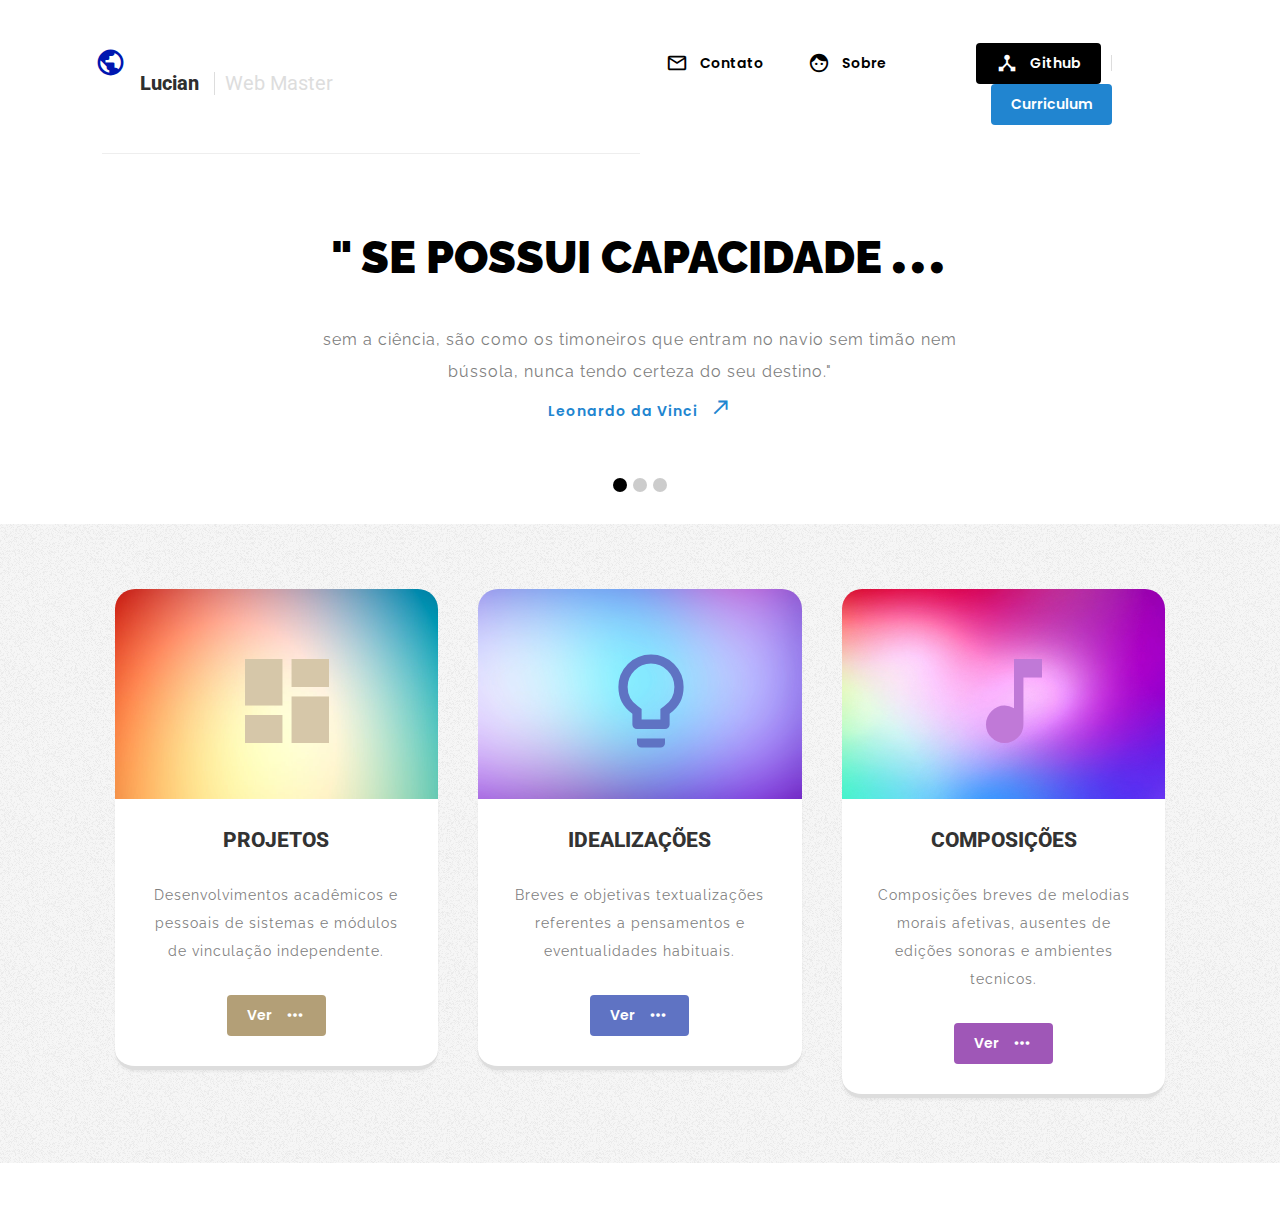
<file: index.html>
<html>
    <head>
        <title>
            Lucian. Web Master
        </title>

        <meta charset="UTF-8">
        <meta name="viewport" content="width=device-width, initial-scale=1.0">

        <link rel="stylesheet" href="css/basic.css">
        <link rel="stylesheet" href="css/grid.css">
        <link rel="stylesheet" href="css/text.css">
        <link rel="stylesheet" href="css/menu.css">
        <link rel="stylesheet" href="css/buttons.css">
        <link rel="stylesheet" href="css/carousel.css">
        <link rel="stylesheet" href="css/thumb.css">
    </head>

    <body>

        <div class="content menu">
            <div class="grid">
                <div class="col responsive percent-5 title y-align">
                    <i class="material-icons color-blue-1">&#xE80B;</i>
                    Lucian

                    <div class="y-divider"></div>

                    <span class="sub">
                        Web Master
                    </span>
                </div>

                <div class="col responsive division-4 x-align">
                    <button class="button inline icon transparent">
                        <i class="material-icons">&#xE0E1;</i>
                        Contato
                    </button>

                    <button class="button inline icon transparent">
                        <i class="material-icons">&#xE87C;</i>
                        Sobre
                    </button>
                </div>

                <div class="col responsive division-4 x-align">

                    <button class="button inline icon black">
                        <i class="material-icons">&#xE335;</i>
                        Github
                    </button>

                    <div class="y-divider"></div>

                    <button class="button blue inline" style="margin-left: 5px;">
                        Curriculum
                        <!--<i class="material-icons">&#xE89E;</i>-->
                    </button>
                </div>
            </div>

            <br/>
            <div class="x-divider"></div>
        </div>

        <div class="content carousel">
            <br/><br/><br/><br/>

            <div class="phrase">
                " Se possui capacidade
                <span class="points">
                    ...
                </span>

                <div class="sub">
                    sem a ciência, são como os timoneiros que entram no
                    navio sem timão nem bússola, nunca tendo certeza do
                    seu destino."

                    <br/>

                    <a href='#' class="button icon right center inline transparent color-blue">
                        Leonardo da Vinci
                        <i class="material-icons">&#xE0B2;</i>
                    </a>
                </div>

                <!--                        <button class="button icon right green center inline">
                                            Entenda Melhor
                                            <i class="material-icons">&#xE5C8;</i>
                                        </button>-->

                <div class="steps">
                    <div class="black"></div>
                    <div></div>
                    <div></div>
                </div>
            </div>
        </div>

        <br/>

        <div class="content thumbs">
            <br/><br/>

            <div class="grid">
                <div class="col responsive division-3 thumb">

                    <img src="images/1.jpg"/>
                    <i class="material-icons thumb" style="color: #d6c7a9;">&#xE871;</i>

                    <div class="content">

                        <div class="title">
                            Projetos
                        </div>

                        <div class="text">
                            Desenvolvimentos acadêmicos e pessoais de sistemas e 
                            módulos de vinculação independente.
                        </div>

                        <button class="button purple center icon right" style="background: #b39f77;">
                            Ver
                            <i class="material-icons">&#xE5D3;</i>
                        </button>
                    </div>
                </div>

                <div class="col responsive division-3 thumb">

                    <img src="images/2.jpg"/>
                    <i class="material-icons thumb" style="color: #5f73c3;">&#xE90F;</i>

                    <div class="content">

                        <div class="title">
                            Idealizações
                        </div>

                        <div class="text">
                            Breves e objetivas textualizações referentes a
                            pensamentos e eventualidades habituais.
                        </div>

                        <button class="button purple center icon right" style="background: #5f73c3;">
                            Ver
                            <i class="material-icons">&#xE5D3;</i>
                        </button>
                    </div>
                </div>
                
                
                <div class="col responsive division-3 thumb">

                    <img src="images/3.jpg"/>
                    
                    <i class="material-icons thumb" style="color: #c079d7;">&#xE405;</i>

                    <div class="content">

                        <div class="title">
                            Composições
                        </div>

                        <div class="text">
                            Composições breves de melodias morais afetivas,
                            ausentes de edições sonoras e ambientes tecnicos.
                        </div>

                        <button class="button purple center icon right" style="background: #9f57b7;">
                            Ver
                            <i class="material-icons">&#xE5D3;</i>
                        </button>
                    </div>
                </div>
            </div>

            <br/><br/>
        </div>

        <br/><br/><br/><br/>
    </body>
</html>
</file>
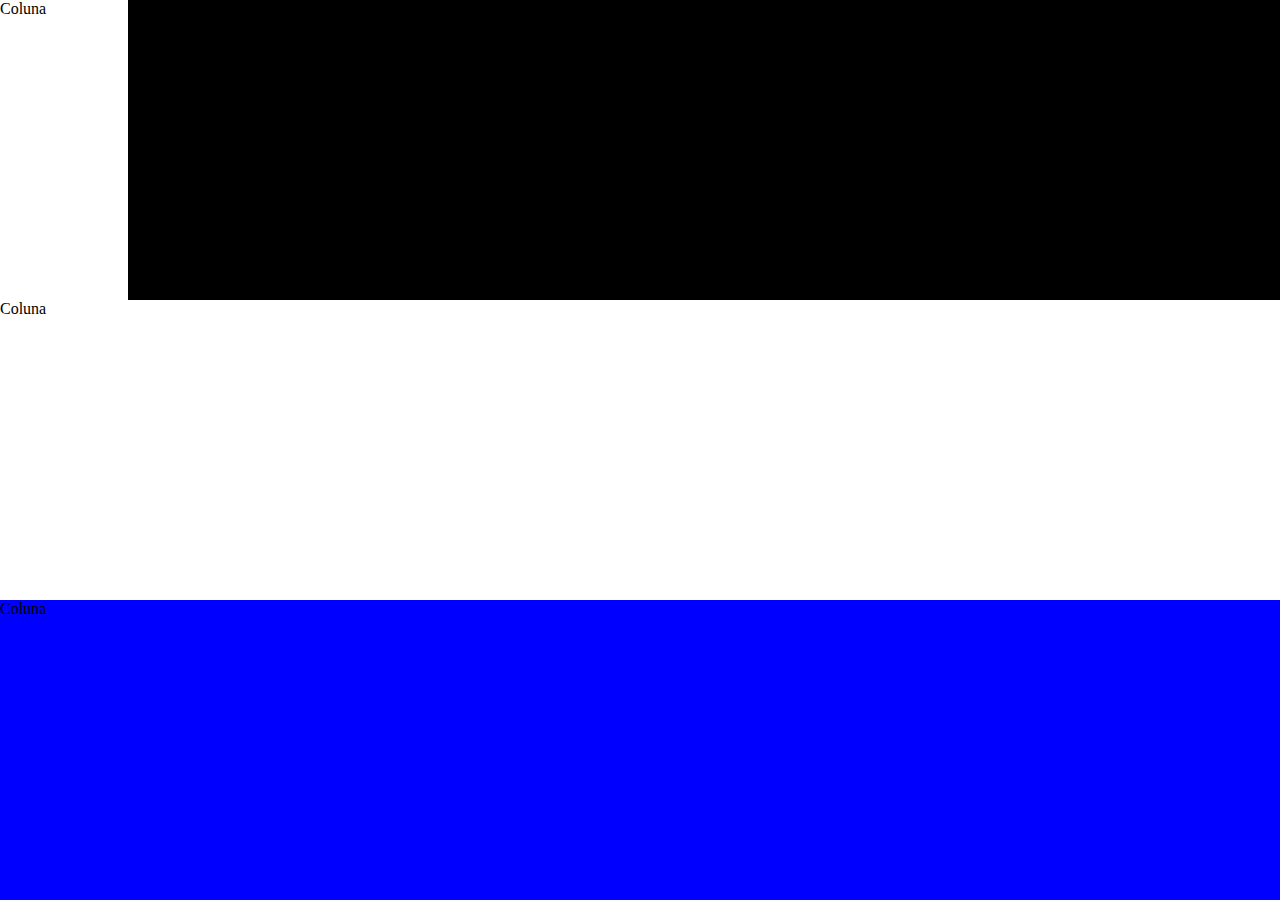
<file: grid.html>
<!DOCTYPE html>
<!--
To change this license header, choose License Headers in Project Properties.
To change this template file, choose Tools | Templates
and open the template in the editor.
-->
<html>
    <head>
        <title>TODO supply a title</title>
        <meta charset="windows-1252">
        <meta name="viewport" content="width=device-width, initial-scale=1.0">
    </head>

    <body>

        <style>
            html, body {
                margin: 0px;
                padding: 0px;
                background: red;
            }

            .grid {
                display: table;
                background: black;
                width: 100%;
                height: 300px;
            }

            .column {
                display: table;
                width: 100%;
                height: 100%;
                float: left;
            }
            
            .column.wide-1 { width: 10%; }
            .column.wide-2 { width: 20%; }
            .column.wide-3 { width: 30%; }
            .column.wide-4 { width: 40%; }
            .column.wide-5 { width: 50%; }
            .column.wide-6 { width: 60%; }
            .column.wide-7 { width: 70%; }
            .column.wide-8 { width: 80%; }
            .column.wide-9 { width: 90%; }
            
            .column.division-2 { width: 50%; }
            .column.division-3 { width: 33.33%; }
            .column.division-4 { width: 25%; }
            .column.division-5 { width: 20%; }
            .column.division-6 { width: 16,66%; }

            @media only screen and (max-width: 600px) {
                .responsive.wide-5,
                .responsive.division-2 {
                    width: 100%;
                }
            }
        </style>

        <div class="grid">
            <div class="column wide-1" style="background: white;">
                Coluna
            </div>

            <div class="column two" style="background: blue;">
                Coluna
            </div>
        </div>
        
        <div class="grid">
            <div class="column three" style="background: white;">
                Coluna
            </div>

            <div class="column three" style="background: blue;">
                Coluna
            </div>
        </div>

    </body>
</html>
</file>
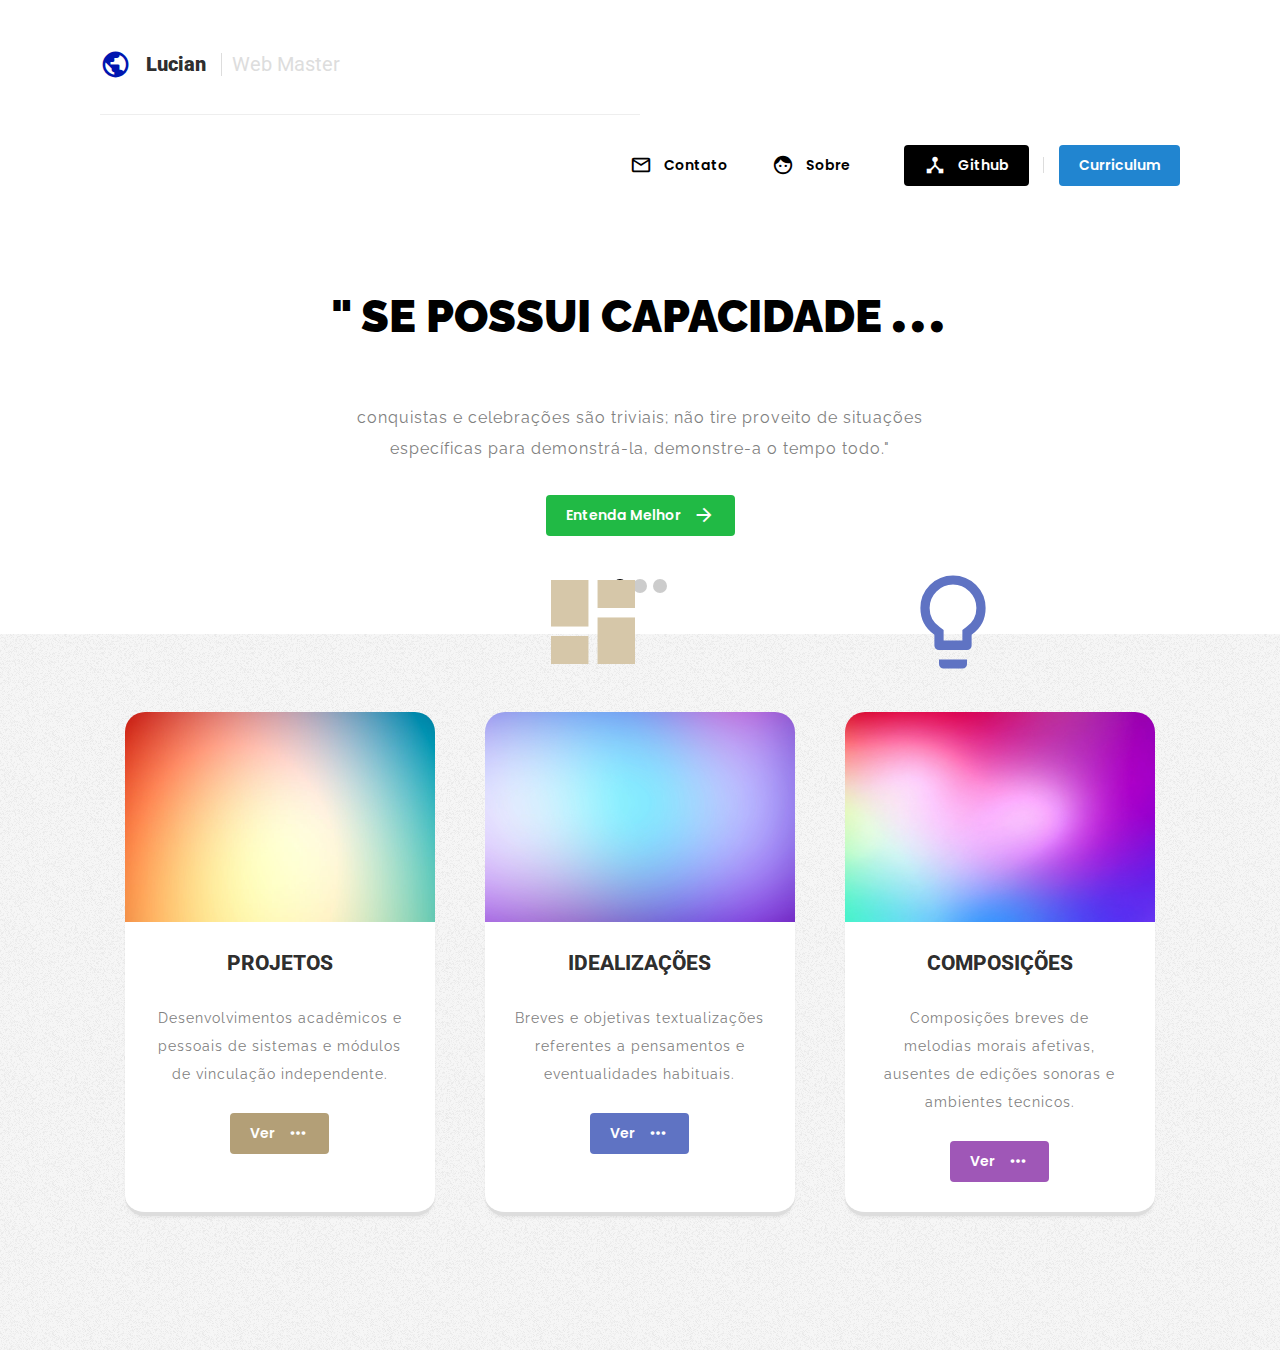
<file: inline.html>
<!DOCTYPE html>
<!--
To change this license header, choose License Headers in Project Properties.
To change this template file, choose Tools | Templates
and open the template in the editor.
-->
<html>
    <head>
        <title>Lucian.</title>
        <meta charset="UTF-8">
        <meta name="viewport" content="width=device-width, initial-scale=1.0">
        <link href="https://fonts.googleapis.com/icon?family=Material+Icons" rel="stylesheet">

        <script src="javascripts/jquery-3.3.1.min.js" type="text/javascript"></script>
    </head>

    <body>

        <style>
            @import url('https://fonts.googleapis.com/css?family=Raleway:200,200i,300,300i,400,400i,500,500i,600,600i,700,700i,800,800i,900,900i');
            @import url('https://fonts.googleapis.com/css?family=Montserrat:200,200i,300,300i,400,400i,500,500i,600,600i,700,700i,800,800i,900,900i');
            @import url('https://fonts.googleapis.com/css?family=Open+Sans:300,300i,400,400i,600,600i,700,700i,800,800i');
            @import url('https://fonts.googleapis.com/css?family=Poppins:100,100i,200,200i,300,300i,400,400i,500,500i,600,600i,700,700i,800,800i,900,900i');
            @import url('https://fonts.googleapis.com/css?family=Roboto:100,100i,300,300i,400,400i,500,500i,700,700i,900,900i');


            html, body {
                /*background: #fefefe;*/
                margin: 0px;
                padding: 0px;
                font-size: 14px;
                color: rgba(0,0,0,.84);
                line-height: 2;


                font-family: 'Raleway', sans-serif !important;
                /*font-family: 'Montserrat', sans-serif !important;*/
                /*font-family: 'Open Sans', sans-serif !important;*/
                /*font-family: 'Poppins', sans-serif !important;*/
                /*font-family: 'Roboto', sans-serif !important;*/

                /*font-family: 'Times new Roman', times !important;*/
            }

            .segment {
                padding: 10px 100px;
            }

            ._menu {
                padding: 30px 0;
                font-weight: 900;
                font-size: 140%;
                font-weight: 900;

                /*text-align: center;*/

                border-bottom: 1px solid #eee;
                width: 50%;
                float: left;

                /*font-family: 'Relaway', sans-serif !important;*/
                /*font-family: 'Montserrat', sans-serif !important;*/
                /*font-family: 'Open Sans', sans-serif !important;*/
                /*font-family: 'Poppins', sans-serif !important;*/
                font-family: 'Roboto', sans-serif !important;

                /*font-family: 'Times new Roman', times !important;*/
            }

            ._menu ._sub {
                color: #ddd;
                font-weight: 400;
                /*margin-left: 0px;*/

                /*font-family: 'Raleway', sans-serif !important;*/
            }

            ._phrase {
                font-size: 320%;
                color: black;
                font-weight: 900;
                text-align: center;
                /*margin-top: 100px;*/
                /*border-top: 1px solid #eee;*/
                /*width: 50%;*/
                /*float: right;*/
                /*font-family: 'Open Sans', sans-serif;*/
            }

            ._phrase ._sub {
                color: grey;
                font-size: 35%;
                font-weight: 400;
                letter-spacing: 1px;
                padding: 40px 0;
                width: 60%;
                text-align: center;
                line-height: 2;
                margin: 0px auto;
                display: table;
            }

            button:focus {
                outline: 2px solid #ddd;
            }

            ._vertical_divider {
                height: 100% !important;
                background: #ddd;
                padding-left: 1px;
                display: inline;
                margin: 0px 10px;
            }

            .red_color {
                color: #db2828;
            }

            .blue_color {
                color: #2185d0;
            }

            .green_color {
                color: #21ba45;
            }

            .grey_color {
                color: #ddd;
            }

            ._grid_three {
                display: table;
                width: 100%;
                /*background: red;*/
                padding: 20px;
            }

            ._grid_three div {
                background: #ccc;
                width: 30%;
                height: 300px;
                display: table;
                float: left;
                margin: 10px;
            }

            hr {
                background: #ddd;
                height: 1px;
                border: 0;
            }

            .center {
                display: table;
                margin: 0px auto;
            }

            .column {
                width: calc(33.33% - 50px);
                padding: 40px 25px;
                float: left;
            }

            .column img {
                height: 210px;
                width: 100%;
                border-radius: 20px 20px 0 0;
                /*border-radius: 20px;*/
                padding: 0px !important;
                margin: 0px !important;
            }


            .content {
                /*border: 1px solid #eee;*/
                height: 290px;
                margin-top: -9px;
                border-top: 0px;
                display: table;
                /*width: calc(100% + 1px);*/
                border-radius: 0 0 20px 20px;
                background-color: white;

                /*box-shadow: 0px 2px 20px #ddd !important;;*/
                border-bottom: 4px solid #ddd;
                box-shadow: 0 2px 3px rgba(0, 0, 0, 0.05);

                /*display: none;*/
            }

            .column h2 {
                text-transform: uppercase;

                /*font-family: 'Raleway', sans-serif !important;*/
                /*font-family: 'Montserrat', sans-serif !important;*/
                /*font-family: 'Open Sans', sans-serif !important;*/
                /*font-family: 'Poppins', sans-serif !important;*/
                font-family: 'Roboto', sans-serif !important;
                font-weight: 800;

                /*color: #333;*/
                text-align: center;
                margin: 20px 0;

            }

            .column p {
                letter-spacing: 1px;
                color: grey;
                padding: 0px 30px;
                text-align: center;
            }

            .column button {
                margin-top: 25px;
            }

            .steps {
                display: table;
                margin: 0px auto;
            }

            .steps div {
                padding: 7px;
                background: #ccc;
                border-radius: 10px;
                float: left;
                margin: 3px;
                cursor: pointer;
                tabindex: 1;
            }


            /* 
            buttons 
            */

            .button {
                border: none;
                outline: none;
                border-radius: 4px;
                padding: 10px 20px;
                font-weight: 600;
                display: table;

                font-size: 14px;
                font-family: 'Poppins';
                background: #ddd;
                color: black;
                /*box-shadow: 0px 0px 10px 3px rgba(0, 0, 0, 0.05);*/
            }

            .button.inline {
                display: inline-table;
            }

            .button.icon .material-icons {
                float: left;
                position: relative;
                top: 6px;
                font-size: 22px;
                margin-top: -7px !important;
                margin-right: 12px;
            }

            .button.icon.right .material-icons {
                margin-right: 0;
                margin-left: 12px;
                float: right;
            }

            .button.only.icon {
                padding: 10px 12px;
            }

            .button.only.icon .material-icons {
                float: none;
                margin: 0px;
            }

            .red, .blue, .green, .purple, .black {
                color: white;
            }

            .red    { background: #db2828; }
            .blue   { background: #2185d0; }
            .green  { background: #21ba45; }
            .purple { background: purple; }
            .black  { background: black !important; }
            .transparent { background: none; }
            
            .button.transparent.border { padding: 8px 20px; }
            .transparent.border { border: 2px solid #ddd; }

            .button.purple.transparent { color: purple; }
            .button.purple.transparent.border { color: purple; border: 2px solid purple; }

            .button.green.transparent { color: #21ba45; }
            .button.green.transparent.border { color: #21ba45; border: 2px solid #21ba45; }

            /**/


            .button.option {
                display: none;
            }
            
            .material-icons.thumb {
                position: absolute; margin: 0px auto; font-size: 800%; margin-top: -47%; margin-left: 33%; 
            }
        </style>

        <article class="segment">
            <section>

                <div style="display: table; width: 100%;">
                    <div class="_menu">
                        <i class="material-icons " style="font-size: 160%; position: relative; bottom: -9px; margin-right: 10px; color: #0016b0;">&#xE80B;</i>

                        Lucian

                        <span class="_vertical_divider"></span>

                        <span class="_sub">
                            Web Master
                        </span>
                    </div>


                    <div style="float: right; padding: 30px 0;">

                        <button class="button inline icon transparent">
                            <i class="material-icons">&#xE0E1;</i>
                            Contato
                        </button>

                        <button class="button inline icon transparent">
                            <i class="material-icons">&#xE87C;</i>
                            Sobre
                        </button>


                        <button class="button inline icon black" style="margin-left: 30px;">
                            <i class="material-icons">&#xE335;</i>
                            Github
                        </button>

                        <span class="_vertical_divider" style="margin: 10px;"></span>

                        <button class="button blue inline" style="margin-left: 5px;">
                            Curriculum
                            <!--<i class="material-icons">&#xE89E;</i>-->

                            <!--                            <span class="grey_color">
                                                            PDF
                                                        </span>-->
                        </button>

                        <!--                        <button class="button inline transparent only icon show_options">
                                                    <i class="material-icons">&#xE5D2;</i>
                                                </button>-->
                    </div>
                </div>

                <br/>
                <br/>

                <div class="_phrase">
                    <span style="text-transform: uppercase;">
                        " Se possui capacidade
                        <span style="font-family: 'Montserrat', sans-serif !important; letter-spacing: 5px;">
                            ...
                        </span>
                    </span>

                    <div class="_sub">
                        conquistas e celebrações são triviais; não tire proveito de
                        situações específicas para demonstrá-la, demonstre-a o tempo
                        todo."

                        <br/>

                        <button class="button icon right green center" style="margin-top: 30px;">
                            Entenda Melhor
                            <i class="material-icons">&#xE5C8;</i>
                        </button>
                    </div>
                </div>

                <div class="_phrase" style="display: none;">
                    <span style="text-transform: uppercase;">
                        " Os que se encantam com a prática
                        <span style="font-family: 'Montserrat', sans-serif !important; letter-spacing: 5px;">
                            ...
                        </span>
                    </span>

                    <div class="_sub">
                        sem a ciência, são como os timoneiros que entram no navio sem
                        timão nem bússola, nunca tendo certeza do seu destino."
                        (Leonardo da Vinci)
                    </div>
                </div>

                <div class="_phrase" style="display: none;">
                    <span style="text-transform: uppercase;">
                        " O nível da importância

                        <span style="font-family: 'Montserrat', sans-serif !important; letter-spacing: 5px;">
                            ...
                        </span>
                    </span>

                    <div class="_sub">
                        frente discordância na relação de indivíduos define quem deve conter."
                    </div>
                </div>

                <div class="steps">
                    <div class="black"></div>
                    <div></div>
                    <div></div>
                </div>
            </section>
        </article>

        <!--<hr/>-->
        <br/>

        <!--<div class="segment" style="background: #ccc; display: table; background-image: url('https://dealjumbo.com/wp-content/uploads/p2181.jpg'); background-size: 100% 100%;">-->
        <!--<div class="segment" style="background: #ccc; display: table; background-image: url('https://www.concurseirosfederais.net/wp3/wp-content/uploads/2013/08/background-photography-960x350-madeira.jpg'); background-size: 100% 100%;">-->
        <!--<div class="segment" style="background: #ccc; display: table; background-image: url('https://image.freepik.com/vetores-gratis/mesa-de-madeira-de-encontro-a-um-fundo-do-quadro_1048-5160.jpg'); background-size: 100% 100%;">-->
        <!--<div class="segment" style="background: #ccc; display: table; background-image: url('https://static.vecteezy.com/system/resources/previews/000/133/727/non_2x/vector-wood-planks-background.jpg');">-->
        <!--<div class="segment" style="background: #ccc; display: table; background-image: url('https://n6-img-fp.akamaized.net/free-vector/white-canvas-background_1053-239.jpg?size=338&ext=jpg');">-->
        <div class="segment" style="background: #f6f6f6; display: table; background-image: url('images/bg.png');">
            <!--        <div class="segment" style="
                         /*             border-top: 4px solid #eee;
                                      border-bottom: 4px solid #eee;*/
                         display: table;
                         background: #f4f4f4;
                         /*background: linear-gradient(white, #c09c69);*/
                         ">-->
            <br/>
            <div style="grid">


                <div class="column">
                    <div style="position: relative;">
                        <img src="images/1.jpg"/>
                        
                        <i class="material-icons thumb" style="color: #d6c7a9;">&#xE871;</i>
                    </div>

                    <div class="content">

                        <h2>
                            Projetos
                        </h2>

                        <p>
                            Desenvolvimentos acadêmicos e pessoais de sistemas e 
                            módulos de vinculação independente.
                        </p>

                        <!--<div class="center">-->
                            <!--                            <button class="button black center icon" style="display: inline; margin-right: 10px;">
                                                            <i class="material-icons">&#xE335;</i>
                                                            Github
                                                        </button>-->

<!--                            <button class="button purple center icon black inline">
                                Github
                                <i class="material-icons">&#xE335;</i>
                            </button>
                            
                            &nbsp;-->
                            
                            <button class="button purple center icon right" style="background: #b39f77;">
                                Ver
                                <i class="material-icons">&#xE5D3;</i>
                                <!--<i class="material-icons">&#xE145;</i>-->
                            </button>
                        <!--</div>-->

                        <br/>
                    </div>
                </div>

                <div class="column">
                    <div style="position: relative;">
                        <img src="images/2.jpg"/>
                        
                        <i class="material-icons thumb" style="color: #5f73c3;">&#xE90F;</i>
                    </div>
                    
                    

                    <div class="content">

                        <h2>Idealizações</h2>

                        <p>
                            Breves e objetivas textualizações referentes a
                            pensamentos e eventualidades habituais.
                        </p>

                        <button class="button purple center icon right" style="background: #5f73c3;">
                            Ver
                            <i class="material-icons">&#xE5D3;</i>
                        </button>

                        <br/>
                    </div>
                </div>


                <div class="column">
                    <div style="position: relative;">
                        <img src="images/3.jpg"/>
                        
                        <i class="material-icons thumb" style="color: #c079d7;">&#xE405;</i>
                    </div>

                    <div class="content">

                        <h2>Composições</h2>

                        <p>
                            Composições breves de melodias morais afetivas,
                            ausentes de edições sonoras e ambientes tecnicos.
                        </p>

                        <button class="button purple center icon right" style="background: #9f57b7;">
                            Ver
                            <i class="material-icons">&#xE5D3;</i>
                        </button>

                        <br/>
                    </div>

                    <br/><br/><br/>
                </div>
            </div>
        </div>


        <!--<br/>-->

        <script>
            $(document).ready(function () {

                $('.steps div').click(function () {
                    var t = this;
                    var number;

                    $.each($('.steps div'), function (a, b) {
                        if (t === b)
                            return (number = a);
                    });


                    $('.steps div').removeClass();
                    $('.steps div').eq(number).addClass('black');

                    $('._phrase').hide();
                    $('._phrase').eq(number).fadeIn('slow');

                });

                $('.show_options').click(function () {
                    if ($('.option').is(':visible'))
                        $('.option').hide('medium');
                    else
                        $('.option').show('medium');
                });

                console.log();

                setInterval(function () {

                    var number;

                    $.each($('.steps div'), function (a, b) {
                        if ($('.steps .black')[0] == b) {
                            number = a + 1;

                            if (number == $('.steps div').length)
                                number = 0;
                        }
                    });

                    $('.steps div').eq(number).click();

                }, 7000);

            });
        </script>

    </body>
</html>
</file>
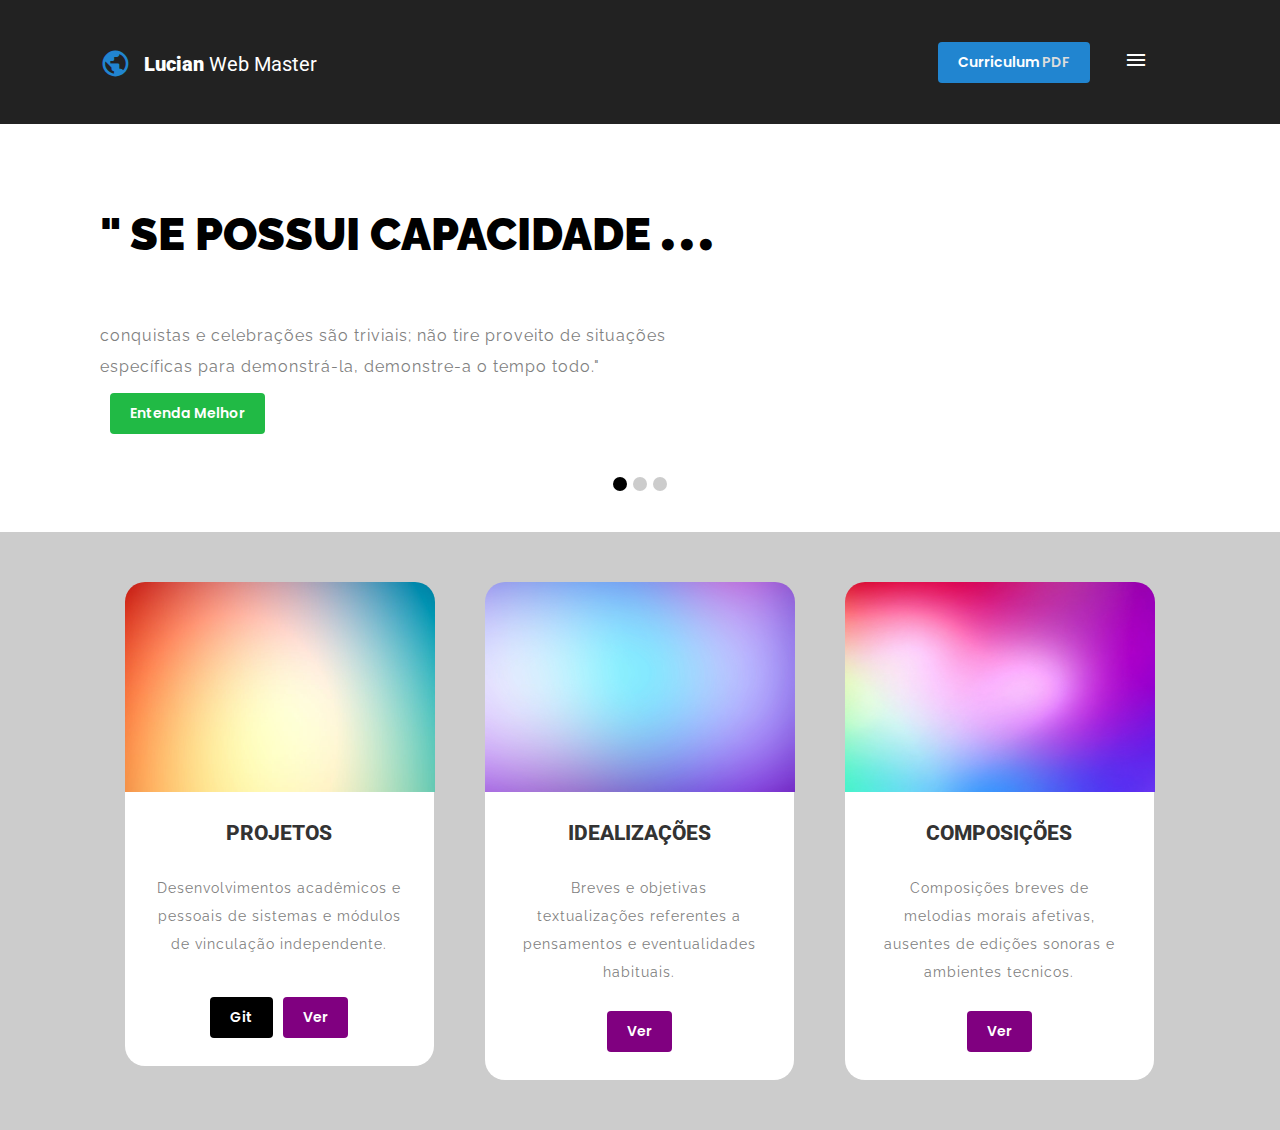
<file: menu_black.html>
<!DOCTYPE html>
<!--
To change this license header, choose License Headers in Project Properties.
To change this template file, choose Tools | Templates
and open the template in the editor.
-->
<html>
    <head>
        <title>Lucian.</title>
        <meta charset="UTF-8">
        <meta name="viewport" content="width=device-width, initial-scale=1.0">
        <link href="https://fonts.googleapis.com/icon?family=Material+Icons" rel="stylesheet">
        <script src="jquery-3.3.1.min.js" type="text/javascript"></script>
        <!--<link rel="stylesheet" href="https://semantic-ui.com/dist/semantic.min.css" />-->
    </head>

    <body>

        <style>
            @import url('https://fonts.googleapis.com/css?family=Raleway:200,200i,300,300i,400,400i,500,500i,600,600i,700,700i,800,800i,900,900i');
            @import url('https://fonts.googleapis.com/css?family=Montserrat:200,200i,300,300i,400,400i,500,500i,600,600i,700,700i,800,800i,900,900i');
            @import url('https://fonts.googleapis.com/css?family=Open+Sans:300,300i,400,400i,600,600i,700,700i,800,800i');
            @import url('https://fonts.googleapis.com/css?family=Poppins:100,100i,200,200i,300,300i,400,400i,500,500i,600,600i,700,700i,800,800i,900,900i');
            @import url('https://fonts.googleapis.com/css?family=Roboto:100,100i,300,300i,400,400i,500,500i,700,700i,900,900i');


            html, body {
                background: none;
                margin: 0px;
                padding: 0px;
                font-size: 14px;
                color: black;
                line-height: 2;


                font-family: 'Raleway', sans-serif !important;
                /*font-family: 'Montserrat', sans-serif !important;*/
                /*font-family: 'Open Sans', sans-serif !important;*/
                /*font-family: 'Poppins', sans-serif !important;*/
                /*font-family: 'Roboto', sans-serif !important;*/

                /*font-family: 'Times new Roman', times !important;*/
            }

            .segment {
                padding: 10px 100px;
            }

            .nav {
                padding: 10px 100px;
                width: calc(100% - 200px);
                display: table;
                /*border-bottom: 1px solid #ddd;*/
                background-color: #222;
                
                /*-webkit-box-shadow: -10px 5px 40px 0px rgba(0,0,0,.5)!important;*/
            }

            ._menu {
                padding: 30px 0;
                font-weight: 900;
                font-size: 140%;
                font-weight: 900;
                color: white;

                /*text-align: center;*/

                /*border-bottom: 1px solid #eee;*/
                width: 50%;
                float: left;

                /*font-family: 'Montserrat', sans-serif !important;*/
                /*font-family: 'Open Sans', sans-serif !important;*/
                /*font-family: 'Poppins', sans-serif !important;*/
                font-family: 'Roboto', sans-serif !important;

                /*font-family: 'Times new Roman', times !important;*/
            }

            ._menu ._sub {
                font-weight: 400;
                /*margin-left: 0px;*/

                /*font-family: 'Raleway', sans-serif !important;*/
            }

            ._phrase {
                font-size: 320%;
                color: black;
                font-weight: 900;
                /*margin-top: 100px;*/
                /*border-top: 1px solid #eee;*/
                /*width: 50%;*/
                /*float: right;*/
                /*font-family: 'Open Sans', sans-serif;*/
            }

            ._phrase ._sub {
                color: grey;
                font-size: 35%;
                font-weight: 400;
                letter-spacing: 1px;
                padding: 40px 0;
                width: 60%;
                line-height: 2;
            }

            button {
                border: none;
                outline: none;
                background: #ddd;
                border-radius: 4px;
                padding: 10px 20px;
                margin: 10px 0px 0px 0px;
                margin-left: 10px;
                font-family: 'Poppins', sans-serif !important;
                font-size: 14px;
                font-weight: 600;
                color: black;
            }

            button:focus {
                outline: 2px solid #ddd;
            }

            button.icon {
                /*padding: 4px 10px;*/
                position: relative;
                bottom: -5px;
            }

            button.icon .material-icons {
                margin-top: -2px;
                margin-right: 12px;
                float: left;
            }

            ._vertical_divider {
                height: 60px !important;
                background: #ccc;
                padding-left: 1px;
                display: inline;
                margin: 0px 40px;
            }

            .red {
                background: #db2828;
                color: white;
            }

            .blue {
                background: #2185d0;
                color: white;
            }

            .green {
                background: #21ba45;
                color: white;
            }

            .purple {
                background: purple;
                color: white;
            }

            .black {
                background: black !important;
                color: white;
            }

            .transparent {
                background: none;
            }

            .red_color {
                color: #db2828;
            }

            .blue_color {
                color: #2185d0;
            }

            .green_color {
                color: #21ba45;
            }

            .grey_color {
                color: #ddd;
            }

            ._grid_three {
                display: table;
                width: 100%;
                /*background: red;*/
                padding: 20px;
            }

            ._grid_three div {
                background: #ccc;
                width: 30%;
                height: 300px;
                display: table;
                float: left;
                margin: 10px;
            }

            hr {
                background: #ddd;
                height: 1px;
                border: 0;
            }

            .center {
                display: table;
                margin: 0px auto;
            }

            .column {
                width: calc(33.33% - 50px);
                padding: 40px 25px;
                float: left;
            }

            .column img {
                height: 210px;
                width: 100%;
                border-radius: 20px 20px 0 0;
                /*border-radius: 20px;*/
                padding: 0px !important;
                margin: 0px !important;
            }


            .content {
                /*border: 1px solid #ccc;*/
                /*border-bottom: 1px solid #ddd;*/
                height: 100px;
                margin-top: -9px;
                border-top: 0px;
                display: table;
                width: calc(100% - 1px);
                border-radius: 0 0 20px 20px;
                background-color: white;
            }

            .column h2 {
                color: #666;
                text-transform: uppercase;

                /*font-family: 'Raleway', sans-serif !important;*/
                /*font-family: 'Montserrat', sans-serif !important;*/
                /*font-family: 'Open Sans', sans-serif !important;*/
                /*font-family: 'Poppins', sans-serif !important;*/
                font-family: 'Roboto', sans-serif !important;
                font-weight: 800;
            }

            .column p {
                letter-spacing: 1px;
                color: grey;
                padding: 0px 30px;
                text-align: center;
            }

            .column button {
                margin-top: 25px;
            }

            .steps {
                display: table;
                margin: 0px auto;
            }

            .steps div {
                padding: 7px;
                background: #ccc;
                border-radius: 10px;
                float: left;
                margin: 3px;
                cursor: pointer;
                tabindex: 1;
            }

            .option {
                display: none;
            }
        </style>

        <div class="">

            <div class="nav">
                <div class="_menu">
                    <i class="material-icons blue_color" style="font-size: 160%; position: relative; bottom: -8px; margin-right: 8px;">&#xE80B;</i>

                    Lucian

                    <span class="_sub">
                        Web Master
                    </span>
                </div>


                <div style="float: right; padding: 15px 0 30px 0;">
                    <button class="blue">
                        Curriculum
                        <span class="grey_color">
                            PDF
                        </span>
                    </button>

                    <button class="red option">
                        Git
                    </button>

                    <button class="option">
                        Contato
                    </button>

                    <button class="option">
                        Sobre 
                    </button>

                    <button class="transparent icon show_options">
                        <i class="material-icons" style="color: white;">&#xE5D2;</i>
                    </button>
                </div>
            </div>

            <br/>
            <br/>

            <div class="segment">
                <div class="_phrase">
                    <span style="text-transform: uppercase;">
                        " Se possui capacidade
                        <span style="font-family: 'Montserrat', sans-serif !important; letter-spacing: 5px;">
                            ...
                        </span>
                    </span>

                    <div class="_sub">
                        conquistas e celebrações são triviais; não tire proveito de
                        situações específicas para demonstrá-la, demonstre-a o tempo
                        todo."

                        <button class="green">
                            Entenda Melhor
                        </button>
                    </div>
                </div>

                <div class="_phrase" style="display: none;">
                    <span style="text-transform: uppercase;">
                        " Os que se encantam com a prática
                        <span style="font-family: 'Montserrat', sans-serif !important; letter-spacing: 5px;">
                            ...
                        </span>
                    </span>

                    <div class="_sub">
                        sem a ciência, são como os timoneiros que entram no navio sem
                        timão nem bússola, nunca tendo certeza do seu destino."
                        (Leonardo da Vinci)
                    </div>
                </div>

                <div class="_phrase" style="display: none;">
                    <span style="text-transform: uppercase;">
                        " O nível da importância

                        <span style="font-family: 'Montserrat', sans-serif !important; letter-spacing: 5px;">
                            ...
                        </span>
                    </span>

                    <div class="_sub">
                        frente discordância na relação de indivíduos define quem deve conter."
                    </div>
                </div>

                <div class="steps">
                    <div class="black"></div>
                    <div></div>
                    <div></div>
                </div>
            </div>
        </div>

        <!--<hr/>-->
        <br/>

        <!--<div class="segment" style="background: #ccc; display: table; background-image: url('https://image.freepik.com/free-photo/new-wood-texture-background_1318-43.jpg'); background-size: 100%;">-->
        <div class="segment" style="background: #ccc; display: table; background-image: url('https://image.freepik.com/free-photo/new-wood-texture-background_1318-43.jpg'); background-size: 100%;">
            <div style="grid">


                <div class="column">
                    <img src="images/1.jpg"/>

                    <div class="content">

                        <h2 style="
                            color: #333;
                            text-align: center;
                            margin: 20px 0;
                            ">
                            Projetos

                            <!--                            <span style="
                                                              font-size: 80%;
                                                              color: #a1a1a1;
                                                              text-transform: none;
                                                              font-weight: 300
                                                              ">
                                                            Acadêmicos e Pessoais</span>-->
                        </h2>

                        <p>
                            Desenvolvimentos acadêmicos e pessoais de sistemas e 
                            módulos de vinculação independente.
                        </p>

                        <div class="center">
                            <button class="black center" style="display: inline; margin-right: 10px;">
                                Git
                            </button>

                            <button class="purple center" style="display: inline;">
                                Ver
                            </button>
                        </div>

                        <br/>
                    </div>
                </div>

                <div class="column">
                    <img src="images/2.jpg"/>

                    <div class="content">

                        <h2 style="
                            color: #333;
                            text-align: center;
                            margin: 20px 0;
                            ">Idealizações</h2>

                        <p>
                            Breves e objetivas textualizações referentes a
                            pensamentos e eventualidades habituais.
                        </p>

                        <button class="purple center">
                            Ver
                        </button>

                        <br/>
                    </div>
                </div>


                <div class="column">
                    <img src="images/3.jpg"/>

                    <div class="content">

                        <h2 style="
                            color: #333;
                            text-align: center;
                            margin: 20px 0;
                            ">Composições</h2>

                        <p>
                            Composições breves de melodias morais afetivas,
                            ausentes de edições sonoras e ambientes tecnicos.
                        </p>


                        <button class="purple center">
                            Ver
                        </button>

                        <br/>
                    </div>

                </div>

                <br/>


            </div>
        </div>

        <script>
            $(document).ready(function () {

                $('.steps div').click(function () {
                    var t = this;
                    var number;

                    $.each($('.steps div'), function (a, b) {
                        if (t === b)
                            return (number = a);
                    });


                    $('.steps div').removeClass();
                    $('.steps div').eq(number).addClass('black');

                    $('._phrase').hide();
                    $('._phrase').eq(number).fadeIn('slow');

                });

                $('.show_options').click(function () {
                    if ($('.option').is(':visible'))
                        $('.option').hide('medium');
                    else
                        $('.option').show('medium');
                });

                console.log();

                setInterval(function () {

                    var number;

                    $.each($('.steps div'), function (a, b) {
                        if ($('.steps .black')[0] == b) {
                            number = a + 1;

                            if (number == $('.steps div').length)
                                number = 0;
                        }
                    });

                    $('.steps div').eq(number).click();

                }, 7000);

            });
        </script>

    </body>
</html>
</file>
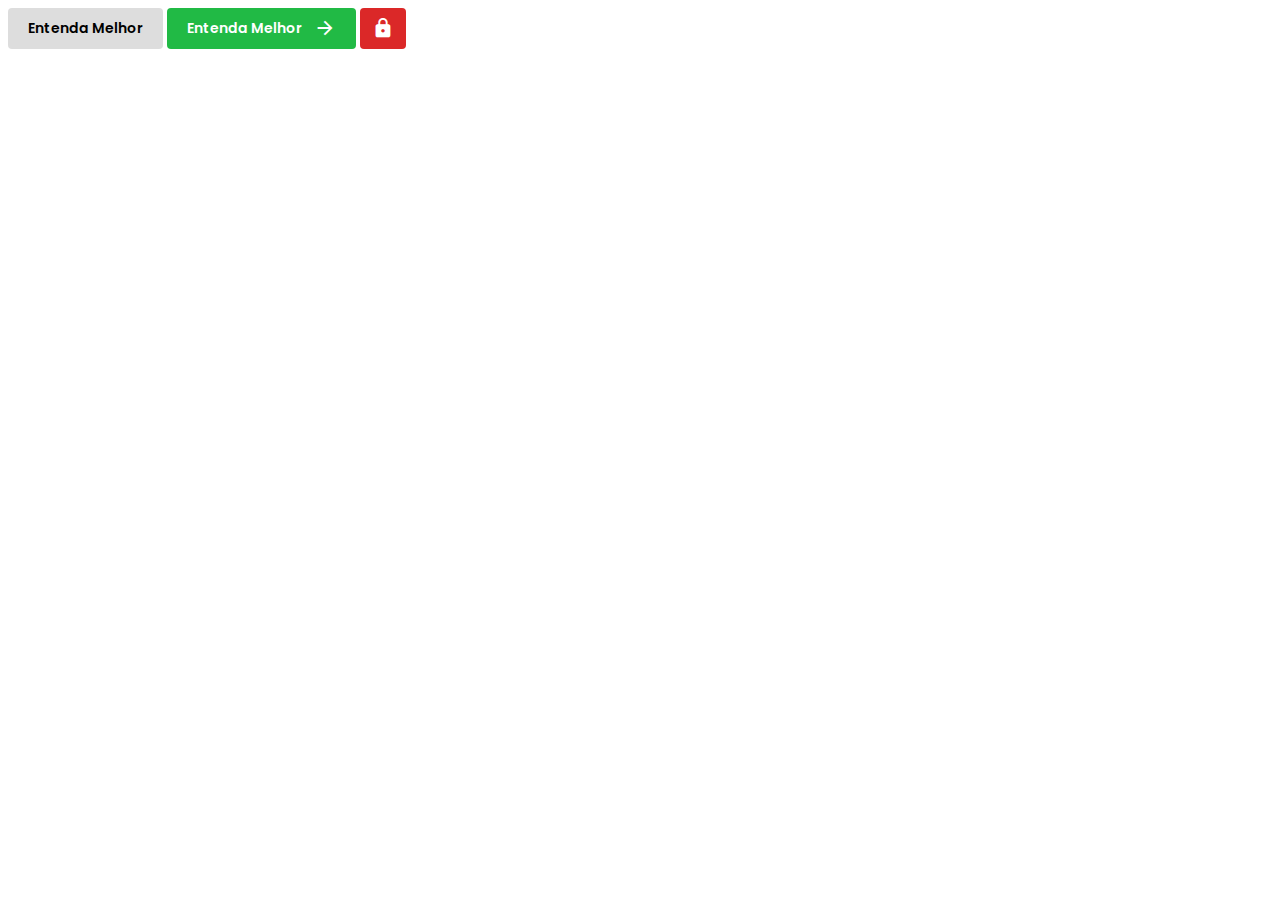
<file: styling/buttons.html>
<!DOCTYPE html>
<!--
To change this license header, choose License Headers in Project Properties.
To change this template file, choose Tools | Templates
and open the template in the editor.
-->
<html>
    <head>
        <title>TODO supply a title</title>
        <meta charset="windows-1252">
        <meta name="viewport" content="width=device-width, initial-scale=1.0">

        <link href="https://fonts.googleapis.com/icon?family=Material+Icons" rel="stylesheet">
    </head>

    <body>

        <style>
            @import url('https://fonts.googleapis.com/css?family=Poppins:600,600i');

            .button {
                border: none;
                outline: none;
                border-radius: 4px;
                padding: 10px 20px;
                font-weight: 600;
                display: table;

                font-size: 14px;
                font-family: 'Poppins';
                background: #ddd;
                color: black;
            }

            .button.inline {
                display: inline-table;
            }

            .button.icon .material-icons {
                float: left;
                position: relative;
                top: 6px;
                font-size: 22px;
                margin-top: -7px !important;
                margin-right: 12px;
            }

            .button.icon.right .material-icons {
                margin-right: 0;
                margin-left: 12px;
                float: right;
            }
            
            .button.only.icon {
                padding: 10px 12px;
            }

            .button.only.icon .material-icons {
                float: none;
                margin: 0px;
            }

            .red, .blue, .green, .purple, .black {
                color: white;
            }

            .red    { background: #db2828; }
            .blue   { background: #2185d0; }
            .green  { background: #21ba45; }
            .purple { background: purple; }
            .black  { background: black !important; }
            .transparent { background: none; }
        </style>

        <button class="button inline">
            Entenda Melhor
        </button>

        <button class="button icon right inline green">
            Entenda Melhor
            <i class="material-icons">&#xE5C8;</i>
        </button>

        <button class="button only icon inline red">
            <i class="material-icons">&#xE897;</i>
        </button>

    </body>
</html>
</file>
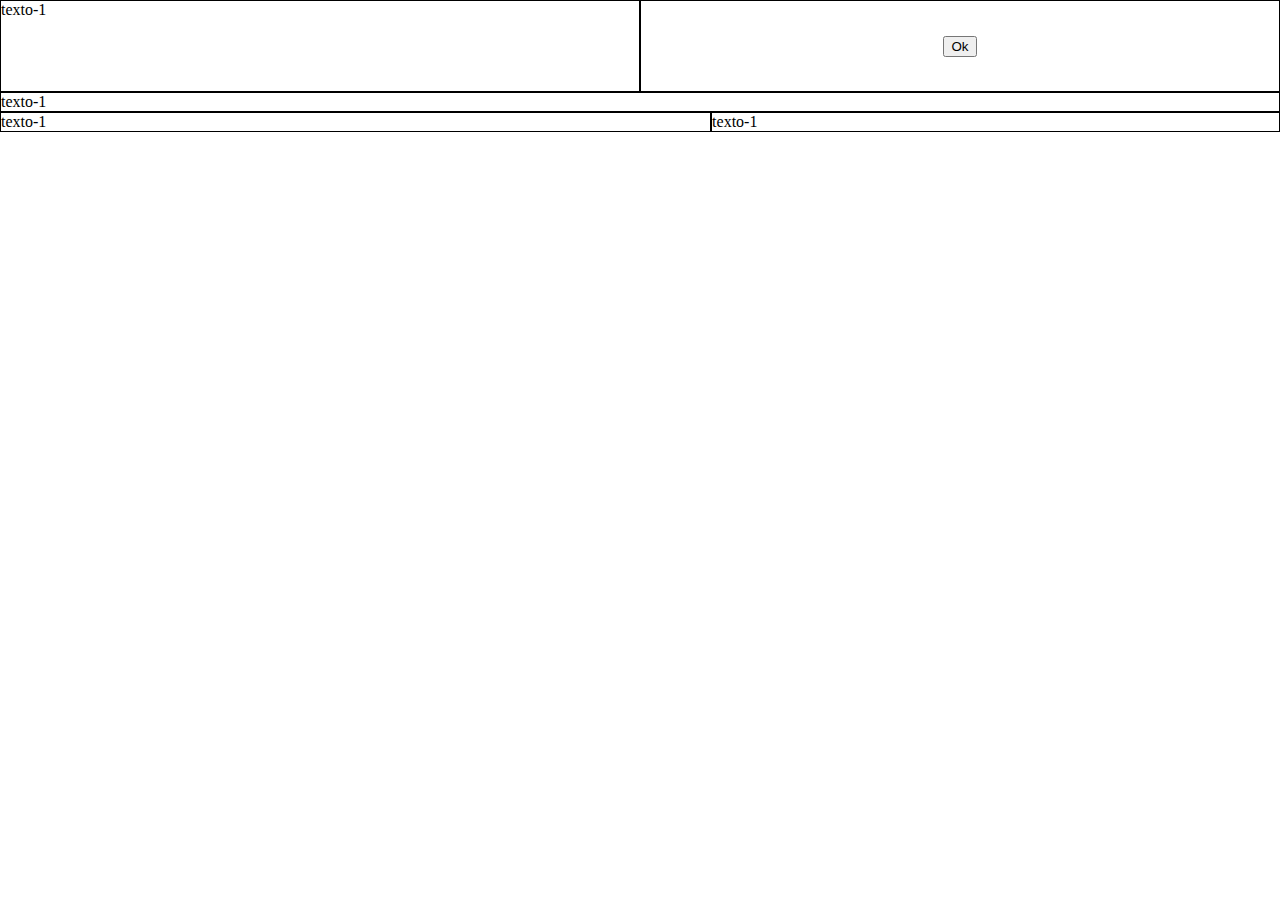
<file: styling/grid.html>
<!DOCTYPE html>
<!--
To change this license header, choose License Headers in Project Properties.
To change this template file, choose Tools | Templates
and open the template in the editor.
-->
<html>
    <head>
        <title>TODO supply a title</title>
        <meta charset="windows-1252">
        <meta name="viewport" content="width=device-width, initial-scale=1.0">
    </head>

    <body>

        <style type="text/css">
            html, body {
                margin: 0px;
                padding: 0px;
            }

            .grid {
                display: table;
                /*justify-content: space-around;*/
                width: 100%;
            }

            .col {
                display: table-cell;
                border: 1px solid #000;
                vertical-align: bottom;
                text-align: left;
                vertical-align: top;
            }

            .col.wide-1 { width: 10%; }
            .col.wide-2 { width: 20%; }
            .col.wide-3 { width: 30%; }
            .col.wide-4 { width: 40%; }
            .col.wide-5 { width: 50%; }
            .col.wide-6 { width: 60%; }
            .col.wide-7 { width: 70%; }
            .col.wide-8 { width: 80%; }
            .col.wide-9 { width: 90%; }

            .col.division-2 { width: 50%; }
            .col.division-3 { width: 33.33%; }
            .col.division-4 { width: 25%; }
            .col.division-5 { width: 20%; }
            .col.division-6 { width: 16,66%; }
            
            .col.x-align { text-align: center; }
            .col.y-align { vertical-align: middle; }

            @media only screen and (max-width: 768px) {
                .col.responsive {
                    width: 100%;
                    display: table;
                    margin: 0px auto;
                }

                /* as de 2 */
                .col.responsive.wide-5,
                .col.responsive.division-2 {
                    width: 100%;
                }

                /* as de 3 */
                .col.responsive.wide-3,
                .col.responsive.division-3 {
                    width: 50%;
                }

                /* as de 4 */
                .col.responsive.wide-6,
                .col.responsive.division-4 {
                    width: 50%;
                }
            }

            @media only screen and (max-width: 480px) {
                .col.responsive {
                    width: 100% !important;
                }
            }
        </style>

        <div class="grid">
            <div class="col responsive wide-5">
                texto-1
                <br/>
                <br/>
                <br/>
                <br/>
                <br/>
            </div>

            <div class="col responsive division-2 x-align y-align">
                <button>
                    Ok
                </button>
            </div>
        </div>

        <!--<br/>-->

        <div class="grid">
            <div class="col responsive division-3">texto-1</div>
        </div>

        <div class="grid">
            <div class="col responsive division-4">texto-1</div>
            <div class="col responsive wide-2">texto-1</div>
        </div>

    </body>
</html>
</file>
<file: css/basic.css>
@import url('https://fonts.googleapis.com/icon?family=Material+Icons');
@import url('https://fonts.googleapis.com/css?family=Raleway:200,200i,300,300i,400,400i,500,500i,600,600i,700,700i,800,800i,900,900i');
@import url('https://fonts.googleapis.com/css?family=Montserrat:200,200i,300,300i,400,400i,500,500i,600,600i,700,700i,800,800i,900,900i');
@import url('https://fonts.googleapis.com/css?family=Open+Sans:300,300i,400,400i,600,600i,700,700i,800,800i');
@import url('https://fonts.googleapis.com/css?family=Poppins:100,100i,200,200i,300,300i,400,400i,500,500i,600,600i,700,700i,800,800i,900,900i');
@import url('https://fonts.googleapis.com/css?family=Roboto:100,100i,300,300i,400,400i,500,500i,700,700i,900,900i');

html, body {
    margin: 0px;
    padding: 0px;
    color: rgba(0,0,0,.84);
    font-size: 14px;

    font-family: 'Raleway', sans-serif;
    /*font-family: 'Montserrat', sans-serif !important; */
    /*font-family: 'Open Sans', sans-serif !important;  */
    /*font-family: 'Poppins', sans-serif !important;    */
    /*font-family: 'Roboto', sans-serif !important;     */
    /*font-family: 'Times new Roman', times !important; */
}

a { text-decoration: none; }

.center {
    display: table;
    margin: 0px auto;
}

.y-divider {
    height: 100% !important;
    background: #ddd;
    padding-left: 1px;
    display: inline;
    margin: 0px 10px;
}

.content {
    /*padding: 3.8% 7.8%;*/
    padding: 1% 7.4%;
    position: relative !important;
}
</file>
<file: css/grid.css>
.grid {
    display: table;
    width: 100%;

    /*
    display: flex;
    justify-content: space-around;
    */
}

.col {
    display: table-cell;
    vertical-align: bottom;
    text-align: left;
    vertical-align: top;
}

.col.percent-1 { width: 10%; }
.col.percent-2 { width: 20%; }
.col.percent-3 { width: 30%; }
.col.percent-4 { width: 40%; }
.col.percent-5 { width: 50%; }
.col.percent-6 { width: 60%; }
.col.percent-7 { width: 70%; }
.col.percent-8 { width: 80%; }
.col.percent-9 { width: 90%; }

.col.division-2 { width: 50%; }
.col.division-3 { width: 33.33%; }
.col.division-4 { width: 25%; }
.col.division-5 { width: 20%; }
.col.division-6 { width: 16,66%; }

.col.x-align { text-align: center; }
.col.y-align { vertical-align: middle; }

@media only screen and (max-width: 768px) {
    .col.responsive {
        width: 100%;
        display: table;
        margin: 0px auto;
    }

    /* as de 2 */
/*    .col.responsive.percent-5,
    .col.responsive.division-2 {
        width: 100%;
    }

     as de 3 
    .col.responsive.percent-3,
    .col.responsive.division-3 {
        width: 50%;
    }

     as de 4 
    .col.responsive.percent-6,
    .col.responsive.division-4 {
        width: 50%;
    }*/
}

@media only screen and (max-width: 480px) {
/*    .col.responsive {
        width: 100% !important;
    }*/
}
</file>
<file: css/text.css>
.color-blue { color: #2185d0 !important; }
.color-blue-1 { color: #0016b0; }
.color-orange { color: brown !important; }

.phrase {
    font-size: 320%;
    color: black;
    font-weight: 900;
    text-align: center;
    text-transform: uppercase;
}

.phrase .points {
    font-family: 'Montserrat', sans-serif !important;
    letter-spacing: 5px;
}

.phrase .sub {
    text-transform: none;
    color: grey;
    font-size: 35%;
    font-weight: 400;
    letter-spacing: 1px;
    padding: 40px 0;
    width: 60%;
    text-align: center;
    line-height: 2;
    margin: 0px auto;
    display: table;
}

.phrase .sub .autor {
    /*font-family: 'Roboto';*/  
    /*padding: 10px;*/
    /*font-size: 80%;*/
    /*font-weight: 500;*/
}

@media only screen and (max-width: 768px) {
    .phrase .sub {
        width: 100%;
    }
}
</file>
<file: css/menu.css>
.menu {
    margin-top: 30px;
}

.menu .title {
    font-size: 140%;
    font-weight: 800;
    font-family: 'Roboto', sans-serif;
    position: relative;
    padding-left: 45px;
}

.menu .title .material-icons {
    font-size: 160%;
    position: absolute !important;
    left: 0px;
    top: 4px;
}

.menu .title .sub {
    color: #ddd;
    font-weight: 400;
    /*font-family: 'Raleway', sans-serif;*/
}

.menu .x-divider {
    height: 1px;
    background: #eee;
    position: absolute;
    margin-left: 8%;
    left: 0;
    right: 50%;
    bottom: 0px;
}

@media only screen and (max-width: 768px) {
    .menu .col {
        padding: 10px 0;
    }
    
    .menu .col:first-of-type {
        padding: 0;
        padding-left: 40px;
    }
    
    .menu .title .material-icons {
        top: -5px;
    }
}
</file>
<file: css/buttons.css>
.button {
    border: none;
    outline: none;
    border-radius: 4px;
    padding: 10px 20px;
    font-weight: 600;
    display: table;

    font-size: 14px;
    font-family: 'Poppins';
    background: #ddd;
    color: black;
    /*box-shadow: 0px 0px 10px 3px rgba(0, 0, 0, 0.05);*/
}

.button.inline {
    display: inline-table;
}

.button.icon .material-icons {
    float: left;
    position: relative;
    top: 6px;
    font-size: 22px;
    margin-top: -7px !important;
    margin-right: 12px;
}

.button.icon.right .material-icons {
    margin-right: 0;
    margin-left: 12px;
    float: right;
}

.button.only.icon {
    padding: 10px 12px;
}

.button.only.icon .material-icons {
    float: none;
    margin: 0px;
}

.red, .blue, .green, .purple, .black {
    color: white;
}

.red    { background: #db2828; }
.blue   { background: #2185d0; }
.green  { background: #21ba45; }
.purple { background: purple; }
.black  { background: black !important; }
.transparent { background: none; }

.button.transparent.border { padding: 8px 20px; }
.transparent.border { border: 2px solid #ddd; }

.button.purple.transparent { color: purple; }
.button.purple.transparent.border { color: purple; border: 2px solid purple; }

.button.green.transparent { color: #21ba45; }
.button.green.transparent.border { color: #21ba45; border: 2px solid #21ba45; }
</file>
<file: css/carousel.css>
.steps {
    display: table;
    margin: 0px auto;
}

.steps div {
    padding: 7px;
    background: #ccc;
    border-radius: 10px;
    float: left;
    margin: 3px;
    cursor: pointer;
    tabindex: 1;
}
</file>
<file: css/thumb.css>
/*.thumb:nth-child(1) { background: red; }
.thumb:nth-child(2) { background: blue; }
.thumb:nth-child(3) { background: orange; }*/

.thumb {
    padding: 20px !important;
    border-radius: 0 0 20px 20px;
    line-height: 2;
    position: relative;
}

.thumb img {
    height: 210px;
    width: 100%;
    border-radius: 20px 20px 0 0;
}

.thumbs {
    background: #f6f6f6;
    display: table;
    background-image: url('../images/bg.png');
}

.thumb .content {
    padding: 0px;
    padding-bottom: 30px;
    display: table;
    background: white;

    /*width: calc(100% + 1px);*/
    border-radius: 0 0 20px 20px;
    background-color: white;

    /*box-shadow: 0px 2px 20px #ddd !important;;*/
    border-bottom: 4px solid #ddd;
    box-shadow: 0 2px 3px rgba(0, 0, 0, 0.05);
}

.thumb .title {
    text-transform: uppercase;
    font-family: 'Roboto', sans-serif !important;
    font-weight: 800;
    font-size: 150%;

    color: #333;
    text-align: center;
    margin: 20px 0 0 0;
}

.thumb .text {
    /*font-size: 100%;*/
    letter-spacing: 1px;
    color: grey;
    padding: 0px 30px;
    text-align: center;
    /*margin-bottom: 20px;*/
    margin: 20px 0 30px 0;
}

.material-icons.thumb {
    position: absolute;
    margin: 0px auto;
    font-size: 800%;
    top: 0%;
    left: 32%; 
}
</file>
